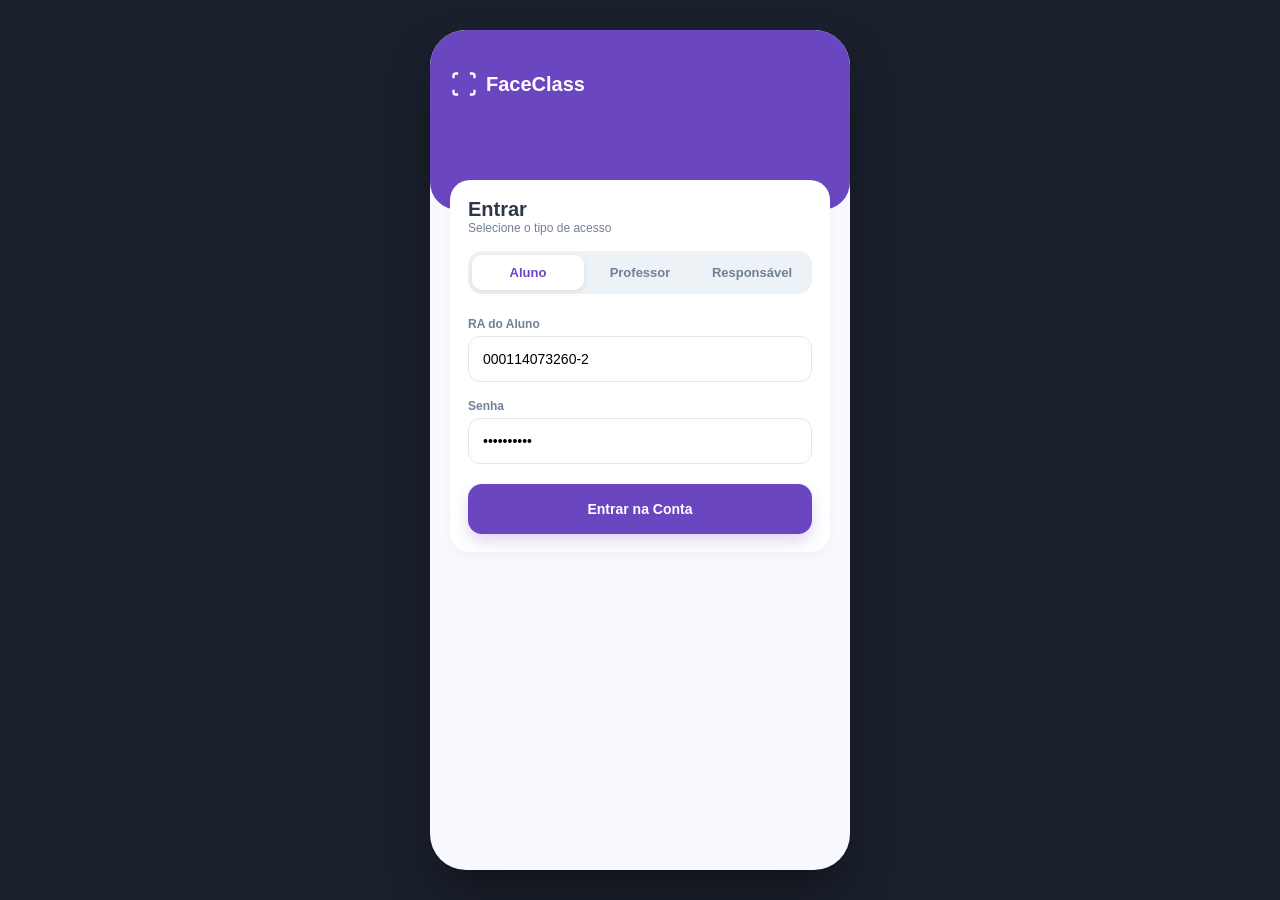
<file: frontend/front.html>
<!DOCTYPE html>
<html lang="pt-BR">
<head>
<meta charset="UTF-8">
<meta name="viewport" content="width=device-width, initial-scale=1.0, maximum-scale=1.0, user-scalable=no, viewport-fit=cover">
<title>FaceClass</title>
<style>
  :root {
    --primary: #6B46C1;
    --primary-dark: #553C9A;
    --primary-light: #F3E8FF;
    --bg: #F8F9FE;
    --card: #FFFFFF;
    --text: #2D3748;
    --subtext: #718096;
    --green: #38A169;
    --green-bg: #C6F6D5;
    --red: #E53E3E;
    --red-bg: #FED7D7;
  }

  * {
    box-sizing: border-box;
    margin: 0;
    padding: 0;
    font-family: -apple-system, BlinkMacSystemFont, "Segoe UI", Roboto, Helvetica, Arial, sans-serif;
    -webkit-tap-highlight-color: transparent;
    touch-action: manipulation;
  }

  body {
    background-color: #1A202C;
    display: flex;
    justify-content: center;
    align-items: center;
    min-height: 100vh;
    width: 100vw;
    overflow: hidden;
  }

  button, .btn-primary, .btn-secondary, .action-banner, .nav-item, .login-tab, .teacher-day-btn, .student-week-day-btn, .card-footer-link, .notif-badge {
    cursor: pointer !important;
    -webkit-appearance: none;
    appearance: none;
    user-select: none;
  }

  #app {
    width: 100%;
    max-width: 420px;
    height: 100vh;
    height: 100dvh;
    background-color: var(--bg);
    position: relative;
    display: flex;
    flex-direction: column;
    overflow: hidden;
  }

  @media (min-width: 640px) {
    #app {
      height: 840px;
      border-radius: 36px;
      box-shadow: 0 25px 50px -12px rgba(0, 0, 0, 0.5);
    }
  }

  /* CORREÇÃO DE ROLAGEM E EFEITO MOLA (INDO E VOLTANDO) */
  .screen {
    display: none;
    flex-direction: column;
    height: 100%;
    width: 100%;
    overflow-y: auto !important;
    -webkit-overflow-scrolling: touch;
    overscroll-behavior-y: bounce; /* Efeito mola no mobile */
    padding-bottom: 90px; /* Garante espaço para não cobrir o menu inferior */
  }

  .screen.active {
    display: flex;
  }

  .top-header {
    background-color: var(--primary);
    color: #FFF;
    padding: 20px 20px 35px 20px;
    border-bottom-left-radius: 28px;
    border-bottom-right-radius: 28px;
    display: flex;
    justify-content: space-between;
    align-items: center;
    flex-shrink: 0; /* Impede cabeçalho de achatar */
  }

  .main-content {
    padding: 20px;
    display: flex;
    flex-direction: column;
    gap: 16px;
    flex-shrink: 0; /* OBRIGA o conteúdo a expandir e ativar a rolagem */
    padding-bottom: 30px;
  }

  .brand-logo {
    display: flex;
    align-items: center;
    gap: 8px;
    font-size: 20px;
    font-weight: 800;
  }

  .notif-badge {
    position: relative;
    background: rgba(255,255,255,0.2);
    width: 36px;
    height: 36px;
    border-radius: 50%;
    display: flex;
    align-items: center;
    justify-content: center;
  }

  .user-header {
    display: flex;
    justify-content: space-between;
    align-items: center;
    margin-top: 4px;
  }

  .user-header h2 {
    font-size: 22px;
    font-weight: 800;
    color: var(--text);
  }

  .user-header p {
    font-size: 12px;
    color: var(--subtext);
    margin-top: 2px;
  }

  .avatar {
    width: 48px;
    height: 48px;
    background-color: var(--primary-light);
    border-radius: 50%;
    display: flex;
    align-items: center;
    justify-content: center;
    color: var(--primary);
    font-weight: bold;
  }

  .action-banner {
    background: linear-gradient(135deg, #6B46C1 0%, #553C9A 100%);
    border-radius: 20px;
    padding: 20px;
    color: white;
    display: flex;
    align-items: center;
    justify-content: space-between;
    box-shadow: 0 10px 20px rgba(107, 70, 193, 0.25);
    transition: transform 0.15s ease;
  }

  .action-banner:active {
    transform: scale(0.97);
  }

  .action-banner.disabled {
    background: linear-gradient(135deg, #A0AEC0 0%, #718096 100%);
    box-shadow: none;
  }

  .action-banner-left {
    display: flex;
    align-items: center;
    gap: 16px;
  }

  .action-icon-box {
    width: 46px;
    height: 46px;
    border: 2px dashed rgba(255, 255, 255, 0.8);
    border-radius: 14px;
    display: flex;
    align-items: center;
    justify-content: center;
  }

  .card {
    background: var(--card);
    border-radius: 20px;
    padding: 18px;
    box-shadow: 0 4px 12px rgba(0, 0, 0, 0.03);
    transition: background-color 0.3s ease, border 0.3s ease;
  }

  .card-title {
    font-size: 14px;
    font-weight: 700;
    color: var(--text);
    margin-bottom: 14px;
  }

  .card-status-present {
    background-color: #F0FFF4 !important;
    border: 2px solid var(--green) !important;
  }

  .status-badge-green {
    display: inline-flex;
    align-items: center;
    gap: 6px;
    background: var(--green-bg);
    color: #22543D;
    font-weight: 800;
    font-size: 12px;
    padding: 6px 12px;
    border-radius: 20px;
    margin-bottom: 8px;
  }

  .notice-item {
    background: #FFFFFF;
    border: 1px solid #E9D8FD;
    border-radius: 12px;
    padding: 14px;
    margin-bottom: 12px;
  }

  .notice-item:last-child {
    margin-bottom: 0;
  }

  .notice-tag {
    display: inline-block;
    padding: 4px 8px;
    border-radius: 6px;
    font-size: 10px;
    font-weight: 800;
    text-transform: uppercase;
    margin-bottom: 8px;
  }

  .tag-prova { background: #FED7D7; color: #9B2C2C; }
  .tag-evento { background: #C6F6D5; color: #22543D; }
  .tag-recado { background: #EBF8FF; color: #2B6CB0; }

  .notice-title {
    font-size: 14px;
    font-weight: 800;
    color: var(--text);
  }

  .notice-desc {
    font-size: 12px;
    color: var(--subtext);
    margin-top: 6px;
    line-height: 1.4;
  }

  .notice-meta {
    font-size: 10px;
    color: #A0AEC0;
    margin-top: 8px;
    display: flex;
    justify-content: space-between;
    border-top: 1px solid #F7FAFC;
    padding-top: 6px;
  }

  .freq-container {
    display: flex;
    align-items: center;
    justify-content: space-between;
  }

  .donut-chart {
    width: 100px;
    height: 100px;
    border-radius: 50%;
    background: conic-gradient(var(--primary) 0% 0%, #E9D8FD 0% 100%);
    display: flex;
    align-items: center;
    justify-content: center;
    transition: background 0.5s ease;
  }

  .donut-inner {
    width: 72px;
    height: 72px;
    background: white;
    border-radius: 50%;
    display: flex;
    flex-direction: column;
    align-items: center;
    justify-content: center;
  }

  .donut-percent {
    font-size: 18px;
    font-weight: 800;
    color: var(--text);
  }

  .donut-label {
    font-size: 9px;
    color: var(--subtext);
  }

  .freq-stats {
    display: flex;
    flex-direction: column;
    gap: 10px;
  }

  .stat-row {
    display: flex;
    align-items: center;
    gap: 10px;
    font-size: 12px;
    color: var(--subtext);
  }

  .stat-dot {
    width: 8px;
    height: 8px;
    border-radius: 50%;
  }

  .stat-number {
    font-weight: 700;
    color: var(--text);
  }

  .card-footer-link {
    display: flex;
    justify-content: space-between;
    align-items: center;
    margin-top: 14px;
    padding-top: 12px;
    border-top: 1px solid #EDF2F7;
    font-size: 12px;
    font-weight: 700;
    color: var(--primary);
  }

  .teacher-days {
    display: grid;
    grid-template-columns: repeat(5, 1fr);
    gap: 6px;
    margin-bottom: 12px;
    padding: 4px;
    background: #EDF2F7;
    border-radius: 12px;
  }

  .teacher-day-btn {
    border: none;
    background: transparent;
    color: var(--subtext);
    border-radius: 9px;
    padding: 9px 4px;
    font-size: 11px;
    font-weight: 700;
    transition: all 0.15s ease;
  }

  .teacher-day-btn.active {
    background: var(--card);
    color: var(--primary);
    box-shadow: 0 2px 6px rgba(0,0,0,0.08);
  }

  .teacher-day-title {
    font-size: 12px;
    font-weight: 800;
    color: var(--text);
    margin-bottom: 4px;
  }

  .history-item {
    display: flex;
    align-items: center;
    justify-content: space-between;
  }

  .history-left {
    display: flex;
    align-items: center;
    gap: 12px;
  }

  .check-icon {
    width: 38px;
    height: 38px;
    background: #E6FFFA;
    color: #319795;
    border-radius: 50%;
    display: flex;
    align-items: center;
    justify-content: center;
  }

  .history-list {
    display: flex;
    flex-direction: column;
    gap: 8px;
    max-height: 260px;
    overflow-y: auto;
    padding-right: 4px;
  }

  .history-row {
    display: flex;
    align-items: center;
    justify-content: space-between;
    padding: 10px 12px;
    border-radius: 12px;
    background: #F7FAFC;
    border: 1px solid #EDF2F7;
    font-size: 12px;
  }

  .badge-presente {
    background: var(--green-bg);
    color: #22543D;
    padding: 4px 10px;
    border-radius: 20px;
    font-weight: 800;
    font-size: 11px;
  }

  .badge-falta {
    background: var(--red-bg);
    color: #9B2C2C;
    padding: 4px 10px;
    border-radius: 20px;
    font-weight: 800;
    font-size: 11px;
  }

  .bottom-nav {
    position: absolute;
    bottom: 0;
    width: 100%;
    height: 65px;
    background: #FFFFFF;
    border-top: 1px solid #EDF2F7;
    display: flex;
    justify-content: space-around;
    align-items: center;
    z-index: 100;
  }

  .nav-item {
    display: flex;
    flex-direction: column;
    align-items: center;
    gap: 4px;
    font-size: 10px;
    color: var(--subtext);
    border: none;
    background: none;
    width: 20%;
    padding: 6px 0;
  }

  .nav-item.active {
    color: var(--primary);
    font-weight: 700;
  }

  .nav-item svg {
    width: 20px;
    height: 20px;
    fill: currentColor;
  }

  .login-tabs {
    display: flex;
    background: #EDF2F7;
    border-radius: 14px;
    padding: 4px;
    margin-bottom: 20px;
  }

  .login-tab {
    flex: 1;
    border: none;
    background: transparent;
    padding: 10px 0;
    font-size: 13px;
    font-weight: 700;
    color: var(--subtext);
    border-radius: 10px;
    transition: all 0.15s ease;
  }

  .login-tab.active {
    background: var(--card);
    color: var(--primary);
    box-shadow: 0 2px 6px rgba(0,0,0,0.08);
  }

  .input {
    width: 100%;
    height: 46px;
    padding: 0 14px;
    border-radius: 12px;
    border: 1px solid #E2E8F0;
    background: #FFFFFF;
    font-size: 14px;
    outline: none;
    margin-top: 4px;
  }

  select.input {
    height: 46px;
  }

  textarea.input {
    height: 80px;
    padding: 10px 14px;
    resize: none;
  }

  .btn-primary {
    width: 100%;
    height: 50px;
    background-color: var(--primary);
    color: #FFFFFF;
    border: none;
    border-radius: 14px;
    font-size: 14px;
    font-weight: 700;
    box-shadow: 0 8px 15px rgba(107, 70, 193, 0.2);
  }

  .btn-primary:active {
    transform: scale(0.98);
  }

  .btn-secondary {
    width: 100%;
    height: 45px;
    background-color: #FED7D7;
    color: var(--red);
    border: none;
    border-radius: 14px;
    font-size: 13px;
    font-weight: 700;
    margin-top: 10px;
  }

  .btn-link-action {
    background: none;
    border: none;
    color: var(--primary);
    font-size: 13px;
    font-weight: 700;
    text-align: center;
    width: 100%;
    margin-top: 12px;
    text-decoration: underline;
  }

  .camera-container {
    width: 220px;
    height: 220px;
    margin: 20px auto;
    border-radius: 50%;
    overflow: hidden;
    position: relative;
    background: #000;
    border: 4px solid var(--primary);
    -webkit-mask-image: -webkit-radial-gradient(white, black);
  }

  #webcam {
    width: 100%;
    height: 100%;
    object-fit: cover;
    transform: scaleX(-1);
    -webkit-transform: scaleX(-1);
  }

  .toast {
    position: fixed;
    bottom: 80px;
    left: 50%;
    transform: translateX(-50%) translateY(100px);
    background: var(--primary-dark);
    color: #FFF;
    padding: 12px 20px;
    border-radius: 12px;
    font-size: 12px;
    font-weight: 600;
    box-shadow: 0 10px 25px rgba(0,0,0,0.3);
    transition: all 0.3s ease;
    opacity: 0;
    z-index: 999;
    text-align: center;
    max-width: 90%;
  }

  .toast.show {
    transform: translateX(-50%) translateY(0);
    opacity: 1;
  }

  .modal-overlay {
    position: fixed;
    top: 0;
    left: 0;
    width: 100vw;
    height: 100vh;
    background: rgba(0, 0, 0, 0.4);
    display: none;
    align-items: center;
    justify-content: center;
    z-index: 1000;
  }

  .modal-overlay.active {
    display: flex;
  }

  .modal-box {
    background: #FFF;
    border-radius: 20px;
    padding: 20px;
    width: 85%;
    max-width: 320px;
    text-align: center;
    box-shadow: 0 10px 25px rgba(0,0,0,0.2);
  }

  .modal-box h4 {
    font-size: 16px;
    color: var(--text);
    margin-bottom: 8px;
  }

  .modal-box p {
    font-size: 12px;
    color: var(--subtext);
    margin-bottom: 18px;
  }

  .modal-actions {
    display: flex;
    gap: 10px;
  }

  .modal-btn {
    flex: 1;
    height: 40px;
    border-radius: 10px;
    border: none;
    font-weight: 700;
    font-size: 12px;
  }

  .modal-btn-cancel {
    background: #EDF2F7;
    color: var(--text);
  }

  .modal-btn-confirm {
    background: var(--red);
    color: #FFF;
  }

  .student-week-wrap{margin-top:0}
  .student-week-days{display:flex;gap:6px;overflow-x:auto;padding:4px 2px 10px}
  .student-week-days::-webkit-scrollbar{display:none}
  .student-week-day-btn{flex:1;min-width:52px;border:1px solid #e5e7eb;background:#fff;border-radius:10px;padding:9px 6px;font-weight:700;font-size:12px}
  .student-week-day-btn.active{background:var(--primary);color:#fff;border-color:var(--primary)}
  .student-week-title{font-size:16px;font-weight:800;margin:4px 0 10px;color:var(--text)}
  .student-class-list{display:flex;flex-direction:column;gap:8px}
  .student-class-row{display:flex;align-items:center;gap:10px;padding:11px;border:1px solid #e5e7eb;border-radius:12px;background:#fff}
  .student-class-time{font-weight:800;font-size:13px;min-width:48px;color:var(--primary)}
  .student-class-info{flex:1;min-width:0}
  .student-class-name{font-weight:700;font-size:13px;color:var(--text)}
  .student-class-room{font-size:11px;opacity:.8;margin-top:2px;color:var(--subtext)}
  .student-class-absent{border-color:#ef4444;background:#fff1f2}
  .student-absence-badge{font-size:10px;font-weight:800;color:#b91c1c;background:#fecdd3;border-radius:999px;padding:5px 8px;white-space:nowrap}
  .student-interval{justify-content:center;background:#F3E8FF;border-style:dashed;font-size:11px;font-weight:700;color:var(--primary)}
  .student-alerts{display:flex;flex-direction:column;gap:8px;margin-top:12px}
  .student-alert{display:flex;gap:10px;align-items:flex-start;padding:11px;border-radius:12px;background:#fff7ed;border:1px solid #fed7aa;font-size:12px}
</style>
</head>
<body>

<div id="app">

  <!-- TELA 1: LOGIN -->
  <section id="screen-login" class="screen active">
    <div class="top-header" style="height: 180px; align-items: flex-start; padding-top: 40px;">
      <div class="brand-logo">
        <svg width="28" height="28" viewBox="0 0 24 24" fill="none" stroke="currentColor" stroke-width="2"><path d="M3 7V5a2 2 0 0 1 2-2h2M17 3h2a2 2 0 0 1 2 2v2M21 17v2a2 2 0 0 1-2 2h-2M7 21H5a2 2 0 0 1-2-2v-2"/></svg>
        <span>FaceClass</span>
      </div>
    </div>

    <div class="main-content" style="margin-top: -50px;">
      <div class="card">
        <h2 style="font-size: 20px; font-weight: 800; color: var(--text);" id="login-card-title">Entrar</h2>
        <p style="font-size: 12px; color: var(--subtext); margin-bottom: 16px;" id="login-card-sub">Selecione o tipo de acesso</p>

        <div class="login-tabs">
          <button type="button" class="login-tab active" id="tab-aluno">Aluno</button>
          <button type="button" class="login-tab" id="tab-professor">Professor</button>
          <button type="button" class="login-tab" id="tab-responsavel">Responsável</button>
        </div>

        <form id="login-form">
          <div id="fields-aluno">
            <div style="margin-bottom: 14px;">
              <label style="font-size: 12px; font-weight: 600; color: var(--subtext);">RA do Aluno</label>
              <input id="login-ra" type="text" inputmode="numeric" placeholder="000000000000-0" maxlength="14" value="000114073260-2" class="input">
            </div>
            <div style="margin-bottom: 20px;">
              <label style="font-size: 12px; font-weight: 600; color: var(--subtext);">Senha</label>
              <input id="login-password-aluno" type="password" value="@Hugon2025" class="input">
            </div>
          </div>

          <div id="fields-professor" style="display: none;">
            <div id="prof-mode-login">
              <div style="margin-bottom: 14px;">
                <label style="font-size: 12px; font-weight: 600; color: var(--subtext);">Gmail do Professor</label>
                <input id="login-gmail" type="email" placeholder="antoniocatine@gmail.com" value="antoniocatine@gmail.com" class="input">
              </div>
              <div style="margin-bottom: 20px;">
                <label style="font-size: 12px; font-weight: 600; color: var(--subtext);">Senha</label>
                <input id="login-password-professor" type="password" value="Prof@2025" class="input">
              </div>
            </div>

            <div id="prof-mode-register" style="display: none;">
              <div style="margin-bottom: 12px;">
                <label style="font-size: 12px; font-weight: 600; color: var(--subtext);">Gmail do Professor</label>
                <input id="reg-gmail-professor" type="email" placeholder="seu.gmail@gmail.com" class="input">
              </div>
              <div style="margin-bottom: 12px;">
                <label style="font-size: 12px; font-weight: 600; color: var(--subtext);">Criar Senha</label>
                <input id="reg-password-professor" type="password" placeholder="Sua senha" class="input">
              </div>
              <div style="margin-bottom: 20px;">
                <label style="font-size: 12px; font-weight: 600; color: var(--subtext);">Confirmar Senha</label>
                <input id="reg-password-confirm-professor" type="password" placeholder="Confirme a senha" class="input">
              </div>
            </div>
          </div>

          <div id="fields-responsavel" style="display: none;">
            <div id="resp-mode-login">
              <div style="margin-bottom: 14px;">
                <label style="font-size: 12px; font-weight: 600; color: var(--subtext);">E-mail do Responsável</label>
                <input id="login-email-responsavel" type="email" placeholder="responsavel.juju@gmail.com" value="responsavel.juju@gmail.com" class="input">
              </div>
              <div style="margin-bottom: 20px;">
                <label style="font-size: 12px; font-weight: 600; color: var(--subtext);">Senha</label>
                <input id="login-password-responsavel" type="password" value="@Familia2025" class="input">
              </div>
            </div>

            <div id="resp-mode-register" style="display: none;">
              <div style="margin-bottom: 12px;">
                <label style="font-size: 12px; font-weight: 600; color: var(--subtext);">Gmail do Responsável</label>
                <input id="reg-email-responsavel" type="email" placeholder="seu.gmail@gmail.com" class="input">
              </div>
              <div style="margin-bottom: 12px;">
                <label style="font-size: 12px; font-weight: 600; color: var(--subtext);">RA do Aluno</label>
                <input id="reg-ra-aluno" type="text" inputmode="numeric" placeholder="000000000000-0" maxlength="14" class="input">
              </div>
              <div style="margin-bottom: 12px;">
                <label style="font-size: 12px; font-weight: 600; color: var(--subtext);">Criar Senha</label>
                <input id="reg-password" type="password" placeholder="Sua senha" class="input">
              </div>
              <div style="margin-bottom: 20px;">
                <label style="font-size: 12px; font-weight: 600; color: var(--subtext);">Confirmar Senha</label>
                <input id="reg-password-confirm" type="password" placeholder="Confirme a senha" class="input">
              </div>
            </div>
          </div>

          <p id="login-error" style="color: var(--red); font-size: 12px; display: none; margin-bottom: 10px;"></p>
          <button type="submit" class="btn-primary" id="btn-submit-login">Entrar na Conta</button>
          <button type="button" class="btn-link-action" id="btn-toggle-parent-mode" style="display: none;">Criar conta de Responsável</button>
          <button type="button" class="btn-link-action" id="btn-toggle-teacher-mode" style="display: none;">Criar conta de Professor</button>
        </form>
      </div>
    </div>
  </section>

  <!-- TELA 1B: HUB DO PROFESSOR -->
  <section id="screen-teacher-hub" class="screen">
    <div class="top-header">
      <div class="brand-logo">
        <svg width="24" height="24" viewBox="0 0 24 24" fill="none" stroke="currentColor" stroke-width="2"><path d="M3 7V5a2 2 0 0 1 2-2h2M17 3h2a2 2 0 0 1 2 2v2M21 17v2a2 2 0 0 1-2 2h-2M7 21H5a2 2 0 0 1-2-2v-2"/><circle cx="12" cy="12" r="3"/></svg>
        <span>FaceClass</span>
      </div>
      <div></div>
    </div>
    <div class="main-content">
      <div class="user-header">
        <div>
          <h2 id="hub-teacher-name">Olá, Professor!</h2>
          <p>Painel de Gestão</p>
        </div>
        <div class="avatar" id="teacher-avatar-initials">AC</div>
      </div>

      <div class="login-tabs">
        <button type="button" class="login-tab active" id="tab-teacher-aulas">Grade de Aulas</button>
        <button type="button" class="login-tab" id="tab-teacher-avisos">Quadro de Avisos</button>
      </div>

      <div id="teacher-view-aulas" class="card">
        <div class="card-title">Minha Grade de Aulas</div>
        <div class="teacher-days" id="teacher-days">
          <button type="button" class="teacher-day-btn active" data-day="Seg">Seg</button>
          <button type="button" class="teacher-day-btn" data-day="Ter">Ter</button>
          <button type="button" class="teacher-day-btn" data-day="Qua">Qua</button>
          <button type="button" class="teacher-day-btn" data-day="Qui">Qui</button>
          <button type="button" class="teacher-day-btn" data-day="Sex">Sex</button>
        </div>
        <div style="font-size:11px; color:var(--subtext); margin-bottom:10px; padding:8px 10px; background:#F7FAFC; border-radius:10px;">
          Intervalo: <strong>10:20 às 10:40</strong>
        </div>
        <div id="teacher-day-title" class="teacher-day-title">Segunda-feira</div>
        <div id="teacher-schedule-list"></div>
      </div>

      <div id="teacher-view-avisos" style="display: none; flex-direction: column; gap: 16px;">
        <div class="card" style="border-top: 4px solid var(--primary);">
          <div class="card-title">📢 Novo Aviso no Quadro</div>
          <form id="notice-form">
            <div style="margin-bottom: 10px;">
              <label style="font-size: 11px; font-weight: 700; color: var(--subtext);">Tipo de Aviso</label>
              <select id="notice-type" class="input">
                <option value="prova">📝 Prova / Avaliação</option>
                <option value="evento">🎉 Evento Escolar</option>
                <option value="recado">📌 Recado Importante</option>
              </select>
            </div>
            <div style="margin-bottom: 10px;">
              <label style="font-size: 11px; font-weight: 700; color: var(--subtext);">Título do Aviso</label>
              <input id="notice-title" type="text" placeholder="Ex: Prova Regimental de ADS" class="input">
            </div>
            <div style="margin-bottom: 12px;">
              <label style="font-size: 11px; font-weight: 700; color: var(--subtext);">Descrição / Detalhes</label>
              <textarea id="notice-desc" placeholder="Ex: Conteúdo dos Capítulos 1 a 4." class="input"></textarea>
            </div>
            <button type="submit" class="btn-primary" style="height: 42px; font-size: 13px;">Publicar no Quadro do Aluno</button>
          </form>
        </div>

        <div class="card">
          <div class="card-title">Avisos Publicados</div>
          <div id="teacher-notices-list"></div>
        </div>
      </div>

      <button type="button" class="btn-secondary btn-logout-trigger" style="background-color: var(--primary-light); color: var(--primary);">Sair</button>
    </div>
  </section>

  <!-- TELA 1C: HUB DO RESPONSÁVEL -->
  <section id="screen-parent-hub" class="screen">
    <div class="top-header">
      <div class="brand-logo">
        <svg width="24" height="24" viewBox="0 0 24 24" fill="none" stroke="currentColor" stroke-width="2"><path d="M3 7V5a2 2 0 0 1 2-2h2M17 3h2a2 2 0 0 1 2 2v2M21 17v2a2 2 0 0 1-2 2h-2M7 21H5a2 2 0 0 1-2-2v-2"/><circle cx="12" cy="12" r="3"/></svg>
        <span>FaceClass</span>
      </div>
      <div></div>
    </div>
    <div class="main-content">
      <div class="user-header">
        <div>
          <h2 id="parent-hub-title">Olá, Responsável!</h2>
          <p id="parent-hub-subtitle">Acompanhamento do aluno</p>
        </div>
        <div class="avatar" id="parent-avatar-initials">--</div>
      </div>

      <div class="card">
        <div class="card-title">Frequência Geral Escolar</div>
        <div class="freq-container">
          <div class="donut-chart" id="parent-donut-chart-bg">
            <div class="donut-inner">
              <span class="donut-percent" id="parent-freq-value">0%</span>
              <span class="donut-label">presença</span>
            </div>
          </div>
          <div class="freq-stats">
            <div class="stat-row"><span class="stat-dot" style="background: var(--primary);"></span>Dias Presente: <span class="stat-number" id="parent-count-presencas">0</span></div>
            <div class="stat-row"><span class="stat-dot" style="background: var(--red);"></span>Dias Ausente: <span class="stat-number" id="parent-count-faltas">0</span></div>
          </div>
        </div>
      </div>

      <div class="card" id="parent-today-card">
        <div class="card-title" style="margin-bottom: 8px;">Status de Hoje</div>
        <div id="parent-today-status-container">
          <p id="parent-today-status" style="font-size: 13px; color: var(--subtext);">Nenhum registro ainda hoje.</p>
        </div>
      </div>

      <div class="card">
        <div class="card-title" style="display:flex; justify-content:space-between; align-items:center;">
          <span>Histórico do 1º Bimestre</span>
          <span style="font-size: 11px; color: var(--primary); font-weight: 700;" id="parent-total-days-badge">0 Dias letivos</span>
        </div>
        <div class="history-list" id="parent-bimestre-history"></div>
      </div>

      <div class="card">
        <div class="card-title">Quadro de Avisos</div>
        <div id="parent-notices-container"></div>
      </div>

      <button type="button" class="btn-secondary btn-logout-trigger" style="background-color: var(--primary-light); color: var(--primary);">Sair</button>
    </div>
  </section>

  <!-- TELA 2: DASHBOARD ALUNO (INÍCIO) -->
  <section id="screen-student-hub" class="screen">
    <div class="top-header">
      <div class="brand-logo">
        <svg width="24" height="24" viewBox="0 0 24 24" fill="none" stroke="currentColor" stroke-width="2"><path d="M3 7V5a2 2 0 0 1 2-2h2M17 3h2a2 2 0 0 1 2 2v2M21 17v2a2 2 0 0 1-2 2h-2M7 21H5a2 2 0 0 1-2-2v-2"/><circle cx="12" cy="12" r="3"/></svg>
        <span>FaceClass</span>
      </div>
      <div class="notif-badge" id="btn-notifications">
        <svg width="18" height="18" viewBox="0 0 24 24" fill="none" stroke="currentColor" stroke-width="2"><path d="M18 8A6 6 0 0 0 6 8c0 7-3 9-3 9h18s-3-2-3-9M13.73 21a2 2 0 0 1-3.46 0"/></svg>
        <span id="notif-dot" style="display:none; position:absolute; top:4px; right:4px; width:9px; height:9px; background:var(--red); border-radius:50%; border:2px solid var(--primary);"></span>
      </div>
    </div>

    <div class="main-content">
      <div class="user-header">
        <div>
          <h2 id="hub-student-name">Olá, Aluno!</h2>
          <p>Presença em tempo real.</p>
        </div>
        <div class="avatar" id="avatar-initials">AL</div>
      </div>

      <div class="action-banner" id="open-face-scan-btn">
        <div class="action-banner-left">
          <div class="action-icon-box">
            <svg width="24" height="24" viewBox="0 0 24 24" fill="none" stroke="currentColor" stroke-width="2"><path d="M3 7V5a2 2 0 0 1 2-2h2M17 3h2a2 2 0 0 1 2 2v2M21 17v2a2 2 0 0 1-2 2h-2M7 21H5a2 2 0 0 1-2-2v-2"/><path d="M9 10h.01M15 10h.01M9 15c.5 1 1.5 2 3 2s2.5-1 3-2"/></svg>
          </div>
          <div>
            <h3 id="banner-title">Registrar Presença Diária</h3>
            <p id="banner-sub">Clique para biometria facial</p>
          </div>
        </div>
        <svg width="20" height="20" viewBox="0 0 24 24" fill="none" stroke="currentColor" stroke-width="2.5"><polyline points="9 18 15 12 9 6"/></svg>
      </div>

      <div class="card">
        <div class="card-title">Frequência Geral de Dias</div>
        <div class="freq-container">
          <div class="donut-chart" id="donut-chart-bg">
            <div class="donut-inner">
              <span class="donut-percent" id="freq-value">0%</span>
              <span class="donut-label">Presenças</span>
            </div>
          </div>
          <div class="freq-stats">
            <div class="stat-row">
              <div class="stat-dot" style="background: var(--primary);"></div>
              <span class="stat-number" id="count-presencas">0</span> Dias Presente
            </div>
            <div class="stat-row">
              <div class="stat-dot" style="background: var(--red);"></div>
              <span class="stat-number" id="count-faltas">0</span> Dias Faltou
            </div>
          </div>
        </div>
        
        <button type="button" class="btn-secondary" id="btn-trigger-absence">Simular Falta do Dia (Notificar)</button>

        <div class="card-footer-link" id="btn-details">
          <span>Ver detalhes do relatório</span>
          <svg width="16" height="16" viewBox="0 0 24 24" fill="none" stroke="currentColor" stroke-width="2.5"><polyline points="9 18 15 12 9 6"/></svg>
        </div>
      </div>

      <div class="card">
        <div class="card-title">Último Registro Diário</div>
        <div class="history-item">
          <div class="history-left">
            <div class="check-icon" id="hist-icon">
              <svg width="18" height="18" viewBox="0 0 24 24" fill="none" stroke="currentColor" stroke-width="3"><polyline points="20 6 9 17 4 12"/></svg>
            </div>
            <div>
              <h5 style="font-size: 12px; font-weight: 700; color: var(--text);" id="hist-status">Aguardando registro</h5>
              <p style="font-size: 10px; color: var(--subtext);">Chamada Facial Diária</p>
            </div>
          </div>
          <div style="text-align: right; font-size: 10px; color: var(--subtext);">
            <div id="hist-date">--/--/----</div>
            <div id="hist-time">--:--</div>
          </div>
        </div>
      </div>
    </div>
  </section>

  <!-- TELA DEDICADA: QUADRO DE AVISOS DO ALUNO -->
  <section id="screen-avisos" class="screen">
    <div class="top-header">
      <span style="font-size: 18px; font-weight: 800;">Quadro de Avisos</span>
      <div></div>
    </div>
    <div class="main-content">
      <div class="card" style="border-top: 4px solid var(--primary);">
        <div class="card-title" style="display:flex; justify-content:space-between; align-items:center; margin-bottom:14px;">
          <span>📌 Comunicados Escolares</span>
          <span style="font-size: 10px; font-weight: 600; color: var(--subtext);">Postado por Professores</span>
        </div>
        <div id="student-notices-container"></div>
      </div>
    </div>
  </section>

  <!-- TELA 3: AULAS DA SEMANA -->
  <section id="screen-aulas" class="screen">
    <div class="top-header">
      <span style="font-size: 18px; font-weight: 800;">Matérias do Aluno</span>
      <div></div>
    </div>
    <div class="main-content">
      <div class="card student-week-wrap">
        <div class="card-title">📚 Aulas da semana</div>
        <div style="font-size:12px; color: var(--subtext); margin-bottom: 12px;">Grade com horários, professores e avisos de faltas.</div>
        <div id="studentWeeklyClasses"></div>
        <div id="studentAbsenceAlerts" class="student-alerts"></div>
      </div>
    </div>
  </section>

  <!-- TELA 4: RELATÓRIOS -->
  <section id="screen-relatorios" class="screen">
    <div class="top-header">
      <span style="font-size: 18px; font-weight: 800;">Dados e Relatório</span>
      <div></div>
    </div>
    <div class="main-content">
      <div class="card">
        <div class="card-title">Responsável Vinculado</div>
        <div style="display: flex; flex-direction: column; gap: 6px; font-size: 12px;">
          <div><span style="color: var(--subtext);">Nome do Responsável:</span> <strong id="parent-name">--</strong></div>
          <div><span style="color: var(--subtext);">E-mail do Responsável:</span> <strong id="parent-email" style="color: var(--primary);">--</strong></div>
        </div>
      </div>

      <div class="card">
        <div class="card-title">Resumo de Frequência Diária</div>
        <div style="display: flex; justify-content: space-between; margin-bottom: 8px;">
          <span style="font-size: 12px; color: var(--subtext);">Total de Dias Letivos:</span>
          <span style="font-size: 12px; font-weight: 700;" id="report-total">0</span>
        </div>
        <div style="display: flex; justify-content: space-between; margin-bottom: 8px;">
          <span style="font-size: 12px; color: var(--subtext);">Dias Presente:</span>
          <span style="font-size: 12px; font-weight: 700;" id="report-presencas">0</span>
        </div>
        <div style="display: flex; justify-content: space-between;">
          <span style="font-size: 12px; color: var(--subtext);">Frequência Geral:</span>
          <span style="font-size: 12px; font-weight: 700; color: var(--primary);" id="report-percent">0%</span>
        </div>
      </div>

      <div class="card">
        <div class="card-title">Histórico Geral de Frequência (Dias)</div>
        <div class="history-list" id="student-bimestre-history"></div>
      </div>
    </div>
  </section>

  <!-- TELA 5: RECONHECIMENTO FACIAL -->
  <section id="screen-face-id" class="screen" style="padding-bottom: 0;">
    <div class="top-header">
      <button type="button" id="back-to-hub-btn" style="background:none; border:none; color:white; font-size: 20px;">←</button>
      <span style="font-size: 16px; font-weight: 700;">Biometria Facial</span>
      <div></div>
    </div>

    <div class="main-content" style="text-align: center;">
      <p style="font-size: 13px; color: var(--subtext);" id="camera-status">Posicione o rosto dentro do círculo...</p>
      
      <div class="camera-container">
        <video id="webcam" autoplay playsinline muted webkit-playsinline></video>
      </div>

      <button type="button" id="confirm-face-btn" class="btn-primary">Validar Presença Diária</button>
    </div>
  </section>

  <!-- BOTTOM NAV -->
  <div class="bottom-nav" id="main-bottom-nav" style="display: none;">
    <button type="button" class="nav-item active" data-target="screen-student-hub">
      <svg viewBox="0 0 24 24"><path d="M10 20v-6h4v6h5v-8h3L12 3 2 12h3v8z"/></svg>
      <span>Início</span>
    </button>
    <button type="button" class="nav-item" data-target="screen-avisos">
      <svg viewBox="0 0 24 24"><path d="M20 2H4c-1.1 0-1.99.9-1.99 2L2 22l4-4h14c1.1 0 2-.9 2-2V4c0-1.1-.9-2-2-2zm-7 9h-2V5h2v6zm0 4h-2v-2h2v2z"/></svg>
      <span>Avisos</span>
    </button>
    <button type="button" class="nav-item" data-target="screen-aulas">
      <svg viewBox="0 0 24 24"><path d="M19 4h-1V2h-2v2H8V2H6v2H5c-1.11 0-1.99.9-1.99 2L3 20c0 1.1.89 2 2 2h14c1.1 0 2-.9 2-2V6c0-1.1-.9-2-2-2zm0 16H5V9h14v11z"/></svg>
      <span>Aulas</span>
    </button>
    <button type="button" class="nav-item" data-target="screen-relatorios">
      <svg viewBox="0 0 24 24"><path d="M19 3H5c-1.1 0-2 .9-2 2v14c0 1.1.9 2 2 2h14c1.1 0 2-.9 2-2V5c0-1.1-.9-2-2-2zM9 17H7v-7h2v7zm4 0h-2V7h2v10zm4 0h-2v-4h2v4z"/></svg>
      <span>Relatórios</span>
    </button>
    <button type="button" class="nav-item btn-logout-trigger">
      <svg viewBox="0 0 24 24"><path d="M12 12c2.21 0 4-1.79 4-4s-1.79-4-4-4-4 1.79-4 4 4zm0 2c-2.67 0-8 1.34-8 4v2h16v-2c0-2.66-5.33-4-8-4z"/></svg>
      <span>Sair</span>
    </button>
  </div>

</div>

<!-- MODAL DE CONFIRMAÇÃO DE SAÍDA -->
<div class="modal-overlay" id="logout-modal">
  <div class="modal-box">
    <h4>Deseja mesmo sair?</h4>
    <p>Sua sessão será encerrada no dispositivo.</p>
    <div class="modal-actions">
      <button class="modal-btn modal-btn-cancel" id="btn-cancel-logout">Cancelar</button>
      <button class="modal-btn modal-btn-confirm" id="btn-confirm-logout">Sair</button>
    </div>
  </div>
</div>

<div id="toast" class="toast">Notificação</div>

<script>
function addClick(element, handler) {
  if (!element) return;
  let lastClickTime = 0;
  
  element.addEventListener('click', function(e) {
    const currentTime = new Date().getTime();
    if (currentTime - lastClickTime < 400) {
      e.preventDefault();
      return;
    }
    lastClickTime = currentTime;
    handler.call(this, e);
  });
}

const STUDENTS = [
  { 
    id: "s1", 
    name: "Juju", 
    ra: "000114073260-2", 
    password: "@Hugon2025",
    parentName: "Carlos Silva",
    parentEmail: "responsavel.juju@gmail.com",
    totalAulas: 20,
    presencas: 18, 
    faltas: 2, 
    checkedIn: false, 
    time: null,
    date: null,
    history: [
      { date: "17/03/2026", status: "presente" },
      { date: "16/03/2026", status: "presente" },
      { date: "13/03/2026", status: "falta" },
      { date: "12/03/2026", status: "presente" }
    ]
  }
];

const TEACHERS = [
  {
    id: "t1",
    name: "Antônio Catine",
    email: "antoniocatine@gmail.com",
    password: "Prof@2025"
  }
];

const PARENTS = [
  {
    id: "p1",
    name: "Carlos Silva",
    email: "responsavel.juju@gmail.com",
    password: "@Familia2025",
    studentId: "s1"
  }
];

const MASTER_SCHEDULE = {
  "Seg": [
    { period: 1, time: "07:00", subject: "Análise e Desenvolvimento de Sistemas", room: "Sala 12", teacher: "Antônio Catine" },
    { period: 2, time: "07:50", subject: "Lógica de Programação", room: "Laboratório 01", teacher: "Marcos Lima" },
    { period: 3, time: "08:40", subject: "Banco de Dados", room: "Sala 08", teacher: "Renata Souza" },
    { period: 4, time: "09:30", subject: "Matemática Aplicada", room: "Sala 10", teacher: "Carlos Eduardo" },
    { period: 5, time: "10:40", subject: "Design de Interfaces (UI/UX)", room: "Sala 05", teacher: "Fernanda Rocha" },
    { period: 6, time: "11:30", subject: "Projeto Integrador", room: "Sala 14", teacher: "Antônio Catine" },
    { period: 7, time: "12:20", subject: "Inglês Técnico", room: "Sala 07", teacher: "Patricia Mendes" }
  ],
  "Ter": [
    { period: 1, time: "07:00", subject: "Programação Web", room: "Laboratório 02", teacher: "Lucas Santos" },
    { period: 2, time: "07:50", subject: "Banco de Dados", room: "Sala 08", teacher: "Renata Souza" },
    { period: 3, time: "08:40", subject: "Engenharia de Software", room: "Sala 11", teacher: "Roberto Alves" },
    { period: 4, time: "09:30", subject: "Redes de Computadores", room: "Laboratório 03", teacher: "Juliana Paes" },
    { period: 5, time: "10:40", subject: "Inglês Técnico", room: "Sala 07", teacher: "Patricia Mendes" },
    { period: 6, time: "11:30", subject: "Algoritmos", room: "Laboratório 01", teacher: "Marcos Lima" },
    { period: 7, time: "12:20", subject: "Matemática Aplicada", room: "Sala 10", teacher: "Carlos Eduardo" }
  ],
  "Qua": [
    { period: 1, time: "07:00", subject: "Design de Interfaces (UI/UX)", room: "Sala 05", teacher: "Fernanda Rocha" },
    { period: 2, time: "07:50", subject: "Lógica de Programação", room: "Laboratório 01", teacher: "Marcos Lima" },
    { period: 3, time: "08:40", subject: "Sistemas Operacionais", room: "Sala 09", teacher: "Juliana Paes" },
    { period: 4, time: "09:30", subject: "Segurança da Informação", room: "Sala 13", teacher: "Roberto Alves" },
    { period: 5, time: "10:40", subject: "Programação Web", room: "Laboratório 02", teacher: "Lucas Santos" },
    { period: 6, time: "11:30", subject: "Projeto Integrador", room: "Sala 14", teacher: "Antônio Catine" },
    { period: 7, time: "12:20", subject: "Banco de Dados", room: "Sala 08", teacher: "Renata Souza" }
  ],
  "Qui": [
    { period: 1, time: "07:00", subject: "Algoritmos", room: "Laboratório 01", teacher: "Marcos Lima" },
    { period: 2, time: "07:50", subject: "Banco de Dados", room: "Sala 08", teacher: "Renata Souza" },
    { period: 3, time: "08:40", subject: "Análise e Desenvolvimento de Sistemas", room: "Sala 12", teacher: "Antônio Catine" },
    { period: 4, time: "09:30", subject: "Matemática Aplicada", room: "Sala 10", teacher: "Carlos Eduardo" },
    { period: 5, time: "10:40", subject: "Redes de Computadores", room: "Laboratório 03", teacher: "Juliana Paes" },
    { period: 6, time: "11:30", subject: "Engenharia de Software", room: "Sala 11", teacher: "Roberto Alves" },
    { period: 7, time: "12:20", subject: "Segurança da Informação", room: "Sala 13", teacher: "Roberto Alves" }
  ],
  "Sex": [
    { period: 1, time: "07:00", subject: "Programação Web", room: "Laboratório 02", teacher: "Lucas Santos" },
    { period: 2, time: "07:50", subject: "Sistemas Operacionais", room: "Sala 09", teacher: "Juliana Paes" },
    { period: 3, time: "08:40", subject: "Segurança da Informação", room: "Sala 13", teacher: "Roberto Alves" },
    { period: 4, time: "09:30", subject: "Inglês Técnico", room: "Sala 07", teacher: "Patricia Mendes" },
    { period: 5, time: "10:40", subject: "Design de Interfaces (UI/UX)", room: "Sala 05", teacher: "Fernanda Rocha" },
    { period: 6, time: "11:30", subject: "Projeto Integrador", room: "Sala 14", teacher: "Antônio Catine" },
    { period: 7, time: "12:20", subject: "Engenharia de Software", room: "Sala 11", teacher: "Roberto Alves" }
  ]
};

let noticeBoardData = [];
const teacherAbsences = {}; 
let absenceNotifications = [];

let currentUser = null;
let currentUserType = null; 
let currentParent = null;
let activeLoginTab = "aluno";
let isParentRegisterMode = false;
let isTeacherRegisterMode = false;
let videoStream = null;
let studentSelectedDay = 'Seg';

function showScreen(id){
  document.querySelectorAll(".screen").forEach(s => s.classList.remove("active"));
  const targetScreen = document.getElementById(id);
  if (targetScreen) targetScreen.classList.add("active");

  const nav = document.getElementById("main-bottom-nav");
  if (id === "screen-login" || id === "screen-face-id" || id === "screen-teacher-hub" || id === "screen-parent-hub") {
    nav.style.display = "none";
  } else {
    nav.style.display = "flex";
  }

  if (id === "screen-aulas") renderStudentWeeklyClasses(studentSelectedDay);
  if (id === "screen-avisos") renderStudentNoticeBoard();
  if (id !== "screen-face-id") stopCamera();
}

function switchLoginTab(tab) {
  activeLoginTab = tab;
  isParentRegisterMode = false;
  isTeacherRegisterMode = false;

  document.getElementById("tab-aluno").classList.toggle("active", tab === "aluno");
  document.getElementById("tab-professor").classList.toggle("active", tab === "professor");
  document.getElementById("tab-responsavel").classList.toggle("active", tab === "responsavel");

  document.getElementById("fields-aluno").style.display = tab === "aluno" ? "block" : "none";
  document.getElementById("fields-professor").style.display = tab === "professor" ? "block" : "none";
  document.getElementById("fields-responsavel").style.display = tab === "responsavel" ? "block" : "none";

  const btnToggleParent = document.getElementById("btn-toggle-parent-mode");
  const btnToggleTeacher = document.getElementById("btn-toggle-teacher-mode");

  if (tab === "responsavel") {
    btnToggleParent.style.display = "block";
    btnToggleTeacher.style.display = "none";
    updateParentFormUI();
  } else if (tab === "professor") {
    btnToggleParent.style.display = "none";
    btnToggleTeacher.style.display = "block";
    updateTeacherFormUI();
  } else {
    btnToggleParent.style.display = "none";
    btnToggleTeacher.style.display = "none";
    document.getElementById("login-card-title").textContent = "Entrar";
    document.getElementById("login-card-sub").textContent = "Selecione o tipo de acesso";
    document.getElementById("btn-submit-login").textContent = "Entrar na Conta";
  }

  document.getElementById("login-error").style.display = "none";
}

function updateParentFormUI() {
  const loginView = document.getElementById("resp-mode-login");
  const regView = document.getElementById("resp-mode-register");
  const btnToggle = document.getElementById("btn-toggle-parent-mode");
  const btnSubmit = document.getElementById("btn-submit-login");

  if (isParentRegisterMode) {
    loginView.style.display = "none";
    regView.style.display = "block";
    document.getElementById("login-card-title").textContent = "Criar Conta";
    document.getElementById("login-card-sub").textContent = "Cadastre-se como Responsável";
    btnSubmit.textContent = "Cadastrar Conta";
    btnToggle.textContent = "Já possui uma conta? Fazer Login";
  } else {
    loginView.style.display = "block";
    regView.style.display = "none";
    document.getElementById("login-card-title").textContent = "Entrar";
    document.getElementById("login-card-sub").textContent = "Selecione o tipo de acesso";
    btnSubmit.textContent = "Entrar na Conta";
    btnToggle.textContent = "Criar conta de Responsável";
  }
}

function toggleParentMode() {
  isParentRegisterMode = !isParentRegisterMode;
  document.getElementById("login-error").style.display = "none";
  updateParentFormUI();
}

function updateTeacherFormUI() {
  const loginView = document.getElementById("prof-mode-login");
  const regView = document.getElementById("prof-mode-register");
  const btnToggle = document.getElementById("btn-toggle-teacher-mode");
  const btnSubmit = document.getElementById("btn-submit-login");

  if (isTeacherRegisterMode) {
    loginView.style.display = "none";
    regView.style.display = "block";
    document.getElementById("login-card-title").textContent = "Criar Conta";
    document.getElementById("login-card-sub").textContent = "Cadastre-se como Professor";
    btnSubmit.textContent = "Cadastrar Conta";
    btnToggle.textContent = "Já possui uma conta? Fazer Login";
  } else {
    loginView.style.display = "block";
    regView.style.display = "none";
    document.getElementById("login-card-title").textContent = "Entrar";
    document.getElementById("login-card-sub").textContent = "Selecione o tipo de acesso";
    btnSubmit.textContent = "Entrar na Conta";
    btnToggle.textContent = "Criar conta de Professor";
  }
}

function toggleTeacherMode() {
  isTeacherRegisterMode = !isTeacherRegisterMode;
  document.getElementById("login-error").style.display = "none";
  updateTeacherFormUI();
}

function switchTeacherTab(tab) {
  document.getElementById("tab-teacher-aulas").classList.toggle("active", tab === "aulas");
  document.getElementById("tab-teacher-avisos").classList.toggle("active", tab === "avisos");
  
  document.getElementById("teacher-view-aulas").style.display = tab === "aulas" ? "block" : "none";
  document.getElementById("teacher-view-avisos").style.display = tab === "avisos" ? "flex" : "none";

  if (tab === "avisos") renderTeacherNoticeList();
}

function executeLogin() {
  if (activeLoginTab === "aluno") {
    const raInput = document.getElementById("login-ra");
    const passInput = document.getElementById("login-password-aluno");

    const ra = raInput.value.replace(/\s+/g, '');
    const pass = passInput.value.trim();

    const student = STUDENTS.find(s => s.ra === ra && s.password === pass);

    if (!student) {
      document.getElementById("login-error").textContent = "RA ou senha incorretos.";
      document.getElementById("login-error").style.display = "block";
      return;
    }

    document.getElementById("login-error").style.display = "none";
    currentUser = student;
    currentUserType = "aluno";

    renderHub();
    showScreen("screen-student-hub");

  } else if (activeLoginTab === "responsavel") {
    if (isParentRegisterMode) {
      const email = document.getElementById("reg-email-responsavel").value.trim().toLowerCase();
      const ra = document.getElementById("reg-ra-aluno").value.replace(/\s+/g, '');
      const pass = document.getElementById("reg-password").value.trim();
      const passConfirm = document.getElementById("reg-password-confirm").value.trim();

      if (!email || !ra || !pass || !passConfirm) {
        document.getElementById("login-error").textContent = "Preencha todos os campos do cadastro.";
        document.getElementById("login-error").style.display = "block";
        return;
      }

      if (pass !== passConfirm) {
        document.getElementById("login-error").textContent = "As senhas não coincidem. Digite novamente.";
        document.getElementById("login-error").style.display = "block";
        return;
      }

      const linkedStudent = STUDENTS.find(s => s.ra === ra);
      if (!linkedStudent) {
        document.getElementById("login-error").textContent = "RA do aluno não encontrado no sistema.";
        document.getElementById("login-error").style.display = "block";
        return;
      }

      const newParent = {
        id: "p_" + Date.now(),
        name: "Responsável (" + linkedStudent.name + ")",
        email: email,
        password: pass,
        studentId: linkedStudent.id
      };

      PARENTS.push(newParent);
      linkedStudent.parentEmail = email;

      document.getElementById("login-error").style.display = "none";
      currentUser = linkedStudent;
      currentUserType = "responsavel";
      currentParent = newParent;

      showToast("Conta criada com sucesso!");
      renderParentHub();
      showScreen("screen-parent-hub");

    } else {
      const emailInput = document.getElementById("login-email-responsavel");
      const passInput = document.getElementById("login-password-responsavel");

      const email = emailInput.value.replace(/\s+/g, '').toLowerCase();
      const pass = passInput.value.trim();

      const parent = PARENTS.find(p => p.email.toLowerCase() === email && p.password === pass);

      if (!parent) {
        document.getElementById("login-error").textContent = "E-mail ou senha incorretos.";
        document.getElementById("login-error").style.display = "block";
        return;
      }

      const linkedStudent = STUDENTS.find(s => s.id === parent.studentId);

      if (!linkedStudent) {
        document.getElementById("login-error").textContent = "Nenhum aluno vinculado a este responsável.";
        document.getElementById("login-error").style.display = "block";
        return;
      }

      document.getElementById("login-error").style.display = "none";
      currentUser = linkedStudent;
      currentUserType = "responsavel";
      currentParent = parent;

      renderParentHub();
      showScreen("screen-parent-hub");
    }

  } else {
    if (isTeacherRegisterMode) {
      const email = document.getElementById("reg-gmail-professor").value.trim().toLowerCase();
      const pass = document.getElementById("reg-password-professor").value.trim();
      const passConfirm = document.getElementById("reg-password-confirm-professor").value.trim();

      if (!email || !pass || !passConfirm) {
        document.getElementById("login-error").textContent = "Preencha todos os campos do cadastro.";
        document.getElementById("login-error").style.display = "block";
        return;
      }

      if (!email.endsWith("@gmail.com")) {
        document.getElementById("login-error").textContent = "Utilize um e-mail válido do Gmail (@gmail.com).";
        document.getElementById("login-error").style.display = "block";
        return;
      }

      if (pass !== passConfirm) {
        document.getElementById("login-error").textContent = "As senhas não coincidem. Digite novamente.";
        document.getElementById("login-error").style.display = "block";
        return;
      }

      const newTeacher = {
        id: "t_" + Date.now(),
        name: email.split('@')[0],
        email: email,
        password: pass
      };

      TEACHERS.push(newTeacher);

      document.getElementById("login-error").style.display = "none";
      currentUser = newTeacher;
      currentUserType = "professor";

      showToast("Conta de professor criada com sucesso!");
      document.getElementById("hub-teacher-name").textContent = `Olá, ${newTeacher.name}!`;
      document.getElementById("teacher-avatar-initials").textContent = newTeacher.name.substring(0, 2).toUpperCase();

      switchTeacherTab('aulas');
      renderTeacherSchedule();
      showScreen("screen-teacher-hub");

    } else {
      const gmailInput = document.getElementById("login-gmail");
      const passInput = document.getElementById("login-password-professor");

      const email = gmailInput.value.replace(/\s+/g, '').toLowerCase();
      const pass = passInput.value.trim();

      const teacher = TEACHERS.find(t => t.email.toLowerCase() === email && t.password === pass);

      if (!teacher) {
        document.getElementById("login-error").textContent = "Gmail ou senha incorretos.";
        document.getElementById("login-error").style.display = "block";
        return;
      }

      document.getElementById("login-error").style.display = "none";
      currentUser = teacher;
      currentUserType = "professor";

      document.getElementById("hub-teacher-name").textContent = `Olá, ${teacher.name}!`;
      document.getElementById("teacher-avatar-initials").textContent = "AC";

      switchTeacherTab('aulas');
      renderTeacherSchedule();
      showScreen("screen-teacher-hub");
    }
  }
}

function createNotice() {
  const type = document.getElementById("notice-type").value;
  const title = document.getElementById("notice-title").value.trim();
  const desc = document.getElementById("notice-desc").value.trim();

  if (!title || !desc) return;

  const today = new Date().toLocaleDateString('pt-BR');

  const newNotice = {
    id: Date.now(),
    type: type,
    title: title,
    desc: desc,
    author: `Prof. ${currentUser.name}`,
    date: today
  };

  noticeBoardData.unshift(newNotice);

  document.getElementById("notice-title").value = "";
  document.getElementById("notice-desc").value = "";

  renderTeacherNoticeList();
  showToast("Aviso publicado na aba de Avisos dos Alunos!");
}

function deleteNotice(id) {
  noticeBoardData = noticeBoardData.filter(item => item.id !== id);
  renderTeacherNoticeList();
  showToast("Aviso removido com sucesso.");
}

function renderTeacherNoticeList() {
  const container = document.getElementById("teacher-notices-list");
  if (!container) return;

  if (noticeBoardData.length === 0) {
    container.innerHTML = `<div style="font-size:12px; color:var(--subtext); text-align:center; padding:12px 0;">Nenhum aviso publicado por você ainda.</div>`;
    return;
  }

  const typeLabels = {
    prova: { label: "📝 Prova", class: "tag-prova" },
    evento: { label: "🎉 Evento", class: "tag-evento" },
    recado: { label: "📌 Recado", class: "tag-recado" }
  };

  container.innerHTML = noticeBoardData.map(item => {
    const tagInfo = typeLabels[item.type] || typeLabels.recado;
    return `
      <div class="notice-item">
        <div style="display:flex; justify-content:space-between; align-items:flex-start;">
          <span class="notice-tag ${tagInfo.class}">${tagInfo.label}</span>
          <button type="button" class="btn-delete-notice" data-id="${item.id}" style="background:none; border:none; color:var(--red); font-size:11px; font-weight:700; cursor:pointer;">Excluir</button>
        </div>
        <div class="notice-title">${item.title}</div>
        <div class="notice-desc">${item.desc}</div>
        <div class="notice-meta">
          <span>${item.author}</span>
          <span>${item.date}</span>
        </div>
      </div>
    `;
  }).join('');

  container.querySelectorAll('.btn-delete-notice').forEach(btn => {
    addClick(btn, () => deleteNotice(Number(btn.dataset.id)));
  });
}

function renderStudentNoticeBoard() {
  const container = document.getElementById("student-notices-container");
  if (!container) return;

  if (noticeBoardData.length === 0) {
    container.innerHTML = `<div style="font-size:12px; color:var(--subtext); text-align:center; padding:20px 0;">Nenhum aviso ou comunicado no momento.</div>`;
    return;
  }

  const typeLabels = {
    prova: { label: "📝 Prova", class: "tag-prova" },
    evento: { label: "🎉 Evento", class: "tag-evento" },
    recado: { label: "📌 Recado", class: "tag-recado" }
  };

  container.innerHTML = noticeBoardData.map(item => {
    const tagInfo = typeLabels[item.type] || typeLabels.recado;
    return `
      <div class="notice-item">
        <span class="notice-tag ${tagInfo.class}">${tagInfo.label}</span>
        <div class="notice-title">${item.title}</div>
        <div class="notice-desc">${item.desc}</div>
        <div class="notice-meta">
          <span>${item.author}</span>
          <span>${item.date}</span>
        </div>
      </div>
    `;
  }).join('');
}

function renderTeacherSchedule(selectedDay = window.selectedTeacherDay || "Seg") {
  window.selectedTeacherDay = selectedDay;

  const dayNames = {
    "Seg": "Segunda-feira",
    "Ter": "Terça-feira",
    "Qua": "Quarta-feira",
    "Qui": "Quinta-feira",
    "Sex": "Sexta-feira"
  };

  document.querySelectorAll(".teacher-day-btn").forEach(btn => {
    btn.classList.toggle("active", btn.dataset.day === selectedDay);
  });

  document.getElementById("teacher-day-title").textContent = dayNames[selectedDay];

  const list = document.getElementById("teacher-schedule-list");
  list.innerHTML = "";

  const dayClasses = (MASTER_SCHEDULE[selectedDay] || []).filter(c => c.teacher === currentUser.name);

  if (dayClasses.length === 0) {
    list.innerHTML = `<div style="font-size:12px; color:var(--subtext); padding:10px 0;">Nenhuma aula cadastrada para você neste dia.</div>`;
    return;
  }

  dayClasses.forEach(c => {
    const key = `${selectedDay}-${c.period}`;
    const isNotified = !!teacherAbsences[key];
    const row = document.createElement("div");

    row.style.cssText = "display:flex; justify-content:space-between; align-items:center; padding:10px 0; border-bottom:1px solid #EDF2F7;";

    row.innerHTML = `
      <div>
        <strong style="font-size:12px; color:var(--text);">${c.subject}</strong><br>
        <span style="font-size:11px; color:var(--subtext);">${c.time} • ${c.room} (${c.period}ª aula)</span>
      </div>
      <button type="button" class="btn-secondary btn-teacher-notify" data-day="${selectedDay}" data-period="${c.period}" style="width:auto; height:34px; padding:0 10px; margin-top:0;" ${isNotified ? "disabled" : ""}>
        ${isNotified ? "Avisado" : "Avisar Falta"}
      </button>`;

    list.appendChild(row);
  });

  list.querySelectorAll('.btn-teacher-notify').forEach(btn => {
    addClick(btn, () => {
      teacherNotifyAbsence(btn.dataset.day, Number(btn.dataset.period));
    });
  });
}

function teacherNotifyAbsence(day, period) {
  const key = `${day}-${period}`;
  const c = MASTER_SCHEDULE[day].find(x => x.period === period);
  if (!c || teacherAbsences[key]) return;

  teacherAbsences[key] = {
    teacher: currentUser.name,
    subject: c.subject,
    time: c.time,
    room: c.room,
    day: day,
    period: period
  };

  absenceNotifications.push({
    message: `O Prof. ${currentUser.name} avisou que faltará à aula de ${c.subject}!`
  });

  renderTeacherSchedule(day);
  updateNotifDot();
  showToast(`Aviso enviado aos alunos sobre a falta em ${c.subject}!`);
}

function updateNotifDot() {
  document.getElementById("notif-dot").style.display = absenceNotifications.length > 0 ? "block" : "none";
}

function renderBimestreHistory(containerId) {
  const container = document.getElementById(containerId);
  if (!container || !currentUser || !currentUser.history) return;

  if (currentUser.history.length === 0) {
    container.innerHTML = `<div style="font-size:12px; color:var(--subtext); text-align:center; padding:12px 0;">Nenhum registro no histórico.</div>`;
    return;
  }

  container.innerHTML = currentUser.history.map(item => `
    <div class="history-row">
      <div>
        <strong style="color: var(--text);">Presença Geral do Dia</strong>
        <div style="font-size: 11px; color: var(--subtext); margin-top: 2px;">${item.date}</div>
      </div>
      <span class="${item.status === 'presente' ? 'badge-presente' : 'badge-falta'}">
        ${item.status === 'presente' ? '✔ Presente' : '✖ Ausente'}
      </span>
    </div>
  `).join('');
}

function renderHub(){
  if(!currentUser) return;
  updateNotifDot();

  const firstName = currentUser.name.split(' ')[0];
  document.getElementById("hub-student-name").textContent = `Olá, ${firstName}!`;
  document.getElementById("avatar-initials").textContent = firstName.substring(0,2).toUpperCase();

  document.getElementById("parent-name").textContent = currentUser.parentName;
  document.getElementById("parent-email").textContent = currentUser.parentEmail;

  const freqPerc = currentUser.totalAulas > 0 ? Math.round((currentUser.presencas / currentUser.totalAulas) * 100) : 0;

  document.getElementById("freq-value").textContent = `${freqPerc}%`;
  document.getElementById("count-presencas").textContent = currentUser.presencas;
  document.getElementById("count-faltas").textContent = currentUser.faltas;

  document.getElementById("report-total").textContent = currentUser.totalAulas;
  document.getElementById("report-presencas").textContent = currentUser.presencas;
  document.getElementById("report-percent").textContent = `${freqPerc}%`;

  document.getElementById("donut-chart-bg").style.background = 
    `conic-gradient(var(--primary) 0% ${freqPerc}%, #E9D8FD ${freqPerc}% 100%)`;

  const banner = document.getElementById("open-face-scan-btn");
  if(currentUser.checkedIn){
    banner.classList.add("disabled");
    document.getElementById("banner-title").textContent = "Presença do Dia Registrada";
    document.getElementById("banner-sub").textContent = `Confirmada hoje às ${currentUser.time}`;
    
    document.getElementById("hist-status").textContent = "Presença confirmada hoje";
    document.getElementById("hist-time").textContent = currentUser.time;
    document.getElementById("hist-date").textContent = currentUser.date;
  } else {
    banner.classList.remove("disabled");
    document.getElementById("banner-title").textContent = "Registrar Presença Diária";
    document.getElementById("banner-sub").textContent = "Clique para biometria facial";
  }

  renderBimestreHistory("student-bimestre-history");
}

function renderParentHub(){
  if(!currentUser || !currentParent) return;

  document.getElementById("parent-hub-title").textContent = `Olá, ${currentParent.name.split(' ')[0]}!`;
  document.getElementById("parent-hub-subtitle").textContent = `Acompanhando: ${currentUser.name}`;
  document.getElementById("parent-avatar-initials").textContent = currentUser.name.substring(0,2).toUpperCase();

  const freqPerc = currentUser.totalAulas > 0 ? Math.round((currentUser.presencas / currentUser.totalAulas) * 100) : 0;
  document.getElementById("parent-freq-value").textContent = `${freqPerc}%`;
  document.getElementById("parent-count-presencas").textContent = currentUser.presencas;
  document.getElementById("parent-count-faltas").textContent = currentUser.faltas;
  document.getElementById("parent-total-days-badge").textContent = `${currentUser.totalAulas} Dias Letivos`;

  document.getElementById("parent-donut-chart-bg").style.background =
    `conic-gradient(var(--primary) 0% ${freqPerc}%, #E9D8FD ${freqPerc}% 100%)`;

  const cardElem = document.getElementById("parent-today-card");
  const containerElem = document.getElementById("parent-today-status-container");

  if(currentUser.checkedIn){
    cardElem.classList.add("card-status-present");
    containerElem.innerHTML = `
      <div class="status-badge-green">
        <svg width="14" height="14" viewBox="0 0 24 24" fill="none" stroke="currentColor" stroke-width="3"><polyline points="20 6 9 17 4 12"/></svg>
        Presença Confirmada Hoje
      </div>
      <p style="font-size: 12px; color: #22543D; font-weight: 600;">O aluno realizou a biometria com sucesso às <strong>${currentUser.time}</strong> (${currentUser.date}).</p>
    `;
  } else {
    cardElem.classList.remove("card-status-present");
    containerElem.innerHTML = `
      <p id="parent-today-status" style="font-size: 13px; color: var(--subtext);">O aluno ainda não validou a presença hoje.</p>
    `;
  }

  renderBimestreHistory("parent-bimestre-history");
  renderParentNoticeBoard();
}

function renderParentNoticeBoard() {
  const container = document.getElementById("parent-notices-container");
  if (!container) return;

  if (noticeBoardData.length === 0) {
    container.innerHTML = `<div style="font-size:12px; color:var(--subtext); text-align:center; padding:12px 0;">Nenhum aviso ou comunicado no momento.</div>`;
    return;
  }

  const typeLabels = {
    prova: { label: "📝 Prova", class: "tag-prova" },
    evento: { label: "🎉 Evento", class: "tag-evento" },
    recado: { label: "📌 Recado", class: "tag-recado" }
  };

  container.innerHTML = noticeBoardData.map(item => {
    const tagInfo = typeLabels[item.type] || typeLabels.recado;
    return `
      <div class="notice-item">
        <span class="notice-tag ${tagInfo.class}">${tagInfo.label}</span>
        <div class="notice-title">${item.title}</div>
        <div class="notice-desc">${item.desc}</div>
        <div class="notice-meta">
          <span>${item.author}</span>
          <span>${item.date}</span>
        </div>
      </div>
    `;
  }).join('');
}

async function startCamera(){
  const video = document.getElementById("webcam");
  const statusElem = document.getElementById("camera-status");
  
  statusElem.textContent = "Solicitando permissão da câmera...";

  const constraints = {
    audio: false,
    video: {
      facingMode: "user",
      width: { ideal: 640 },
      height: { ideal: 480 }
    }
  };

  try {
    if (navigator.mediaDevices && navigator.mediaDevices.getUserMedia) {
      videoStream = await navigator.mediaDevices.getUserMedia(constraints);
    } else if (navigator.webkitGetUserMedia) {
      videoStream = await new Promise((resolve, reject) => {
        navigator.webkitGetUserMedia(constraints, resolve, reject);
      });
    } else {
      throw new Error("Navegador incompatível com acesso à câmera.");
    }

    video.srcObject = videoStream;
    await video.play();
    statusElem.textContent = "Posicione o rosto dentro do círculo...";

  } catch (err) {
    console.error("Erro na câmera:", err);
    if (location.protocol !== 'https:' && location.hostname !== 'localhost' && location.hostname !== '127.0.0.1') {
      statusElem.textContent = "O iOS exige conexão HTTPS para usar a câmera.";
    } else {
      statusElem.textContent = "Acesso à câmera negado ou indisponível.";
    }
  }
}

function stopCamera(){
  if(videoStream){
    videoStream.getTracks().forEach(track => track.stop());
    videoStream = null;
  }
}

function showToast(text){
  const toast = document.getElementById("toast");
  toast.textContent = text;
  toast.classList.add("show");
  setTimeout(() => {
    toast.classList.remove("show");
  }, 3500);
}

function studentClassHTML(c, day){
  const key = `${day}-${c.period}`;
  const isAbsent = !!teacherAbsences[key];
  const absenceData = teacherAbsences[key];

  return `
    <div class="student-class-row ${isAbsent ? 'student-class-absent' : ''}">
      <div class="student-class-time">${c.time}</div>
      <div class="student-class-info">
        <div class="student-class-name">${c.subject}</div>
        <div class="student-class-room">${c.room} · Prof. <strong>${c.teacher}</strong></div>
      </div>
      ${isAbsent ? `<div class="student-absence-badge">FALTA: PROF. ${absenceData.teacher.toUpperCase()}</div>` : ''}
    </div>`;
}

function renderStudentWeeklyClasses(day = 'Seg'){
  studentSelectedDay = day;
  const container = document.getElementById('studentWeeklyClasses');
  const alertsContainer = document.getElementById('studentAbsenceAlerts');
  if(!container) return;

  const names = { Seg:'Segunda-feira', Ter:'Terça-feira', Qua:'Quarta-feira', Qui:'Quinta-feira', Sex:'Sexta-feira' };
  const dayClasses = MASTER_SCHEDULE[day] || [];

  container.innerHTML = `
    <div class="student-week-days">
      ${Object.keys(MASTER_SCHEDULE).map(d => `<button type="button" class="student-week-day-btn ${d === day ? 'active' : ''}" data-student-day="${d}">${d}</button>`).join('')}
    </div>
    <div class="student-week-title">${names[day]}</div>
    <div class="student-class-list">
      ${dayClasses.slice(0,4).map(c => studentClassHTML(c, day)).join('')}
      <div class="student-class-row student-interval">⏸ Intervalo · 10:20–10:40</div>
      ${dayClasses.slice(4).map(c => studentClassHTML(c, day)).join('')}
    </div>`;

  container.querySelectorAll('[data-student-day]').forEach(b => {
    addClick(b, () => renderStudentWeeklyClasses(b.dataset.studentDay));
  });

  if(alertsContainer) {
    alertsContainer.innerHTML = '';
    const activeAlerts = Object.values(teacherAbsences).filter(a => a.day === day);
    activeAlerts.forEach(a => {
      const alertDiv = document.createElement('div');
      alertDiv.className = 'student-alert';
      alertDiv.innerHTML = `
        <div>⚠️</div>
        <div>
          <strong>Aviso de Ausência</strong>
          <div>O prof. <strong>${a.teacher}</strong> avisou que faltará na ${a.period}ª aula (${a.subject} - ${a.time}).</div>
        </div>`;
      alertsContainer.appendChild(alertDiv);
    });
  }
}

document.addEventListener('DOMContentLoaded', () => {

  // Login Tabs
  addClick(document.getElementById("tab-aluno"), () => switchLoginTab('aluno'));
  addClick(document.getElementById("tab-professor"), () => switchLoginTab('professor'));
  addClick(document.getElementById("tab-responsavel"), () => switchLoginTab('responsavel'));

  addClick(document.getElementById("btn-toggle-parent-mode"), () => toggleParentMode());
  addClick(document.getElementById("btn-toggle-teacher-mode"), () => toggleTeacherMode());

  document.getElementById("login-form").addEventListener("submit", (e) => {
    e.preventDefault();
    executeLogin();
  });

  function formatRA(e) {
    let digits = e.target.value.replace(/\D/g, '').slice(0, 13);
    if (digits.length > 12) {
      e.target.value = digits.slice(0, 12) + "-" + digits.slice(12);
    } else {
      e.target.value = digits;
    }
  }

  document.getElementById("login-ra").addEventListener("input", formatRA);
  document.getElementById("reg-ra-aluno").addEventListener("input", formatRA);

  // Hub Professor
  addClick(document.getElementById("tab-teacher-aulas"), () => switchTeacherTab('aulas'));
  addClick(document.getElementById("tab-teacher-avisos"), () => switchTeacherTab('avisos'));

  document.querySelectorAll(".teacher-day-btn").forEach(btn => {
    addClick(btn, () => renderTeacherSchedule(btn.dataset.day));
  });

  document.getElementById("notice-form").addEventListener("submit", (e) => {
    e.preventDefault();
    createNotice();
  });

  // Hub Aluno
  addClick(document.getElementById("open-face-scan-btn"), () => {
    if (currentUser.checkedIn) {
      showToast("Presença já registrada para o dia de hoje!");
      return;
    }
    showScreen("screen-face-id");
    startCamera();
  });

  addClick(document.getElementById("btn-trigger-absence"), () => {
    if(!currentUser) return;
    const now = new Date();
    const dateString = now.toLocaleDateString('pt-BR');

    currentUser.faltas += 1;
    currentUser.totalAulas += 1;

    currentUser.history.unshift({
      date: `${dateString} (Hoje)`,
      status: "falta"
    });

    renderHub();
    showToast(`Falta do dia informada aos pais (${currentUser.parentEmail})!`);
  });

  addClick(document.getElementById("btn-details"), () => {
    const relBtn = document.querySelector('[data-target="screen-relatorios"]');
    if (relBtn) relBtn.click();
  });

  addClick(document.getElementById("btn-notifications"), () => {
    if (absenceNotifications.length === 0) {
      showToast("Nenhuma notificação no momento.");
      return;
    }
    const last = absenceNotifications[absenceNotifications.length - 1];
    showToast(last.message);
    absenceNotifications = [];
    updateNotifDot();
  });

  // Biometria Facial
  addClick(document.getElementById("back-to-hub-btn"), () => {
    showScreen("screen-student-hub");
  });

  addClick(document.getElementById("confirm-face-btn"), () => {
    const now = new Date();
    const timeString = now.toLocaleTimeString('pt-BR', { hour: '2-digit', minute: '2-digit' });
    const dateString = now.toLocaleDateString('pt-BR');

    currentUser.checkedIn = true;
    currentUser.time = timeString;
    currentUser.date = dateString;
    currentUser.presencas += 1;
    currentUser.totalAulas += 1;

    currentUser.history.unshift({
      date: `${dateString} às ${timeString}`,
      status: "presente"
    });

    showToast(`Presença do dia confirmada!`);
    renderHub();
    showScreen("screen-student-hub");
  });

  // Navegação Inferior
  document.querySelectorAll(".bottom-nav .nav-item[data-target]").forEach(btn => {
    addClick(btn, function() {
      document.querySelectorAll(".bottom-nav .nav-item").forEach(i => i.classList.remove("active"));
      this.classList.add("active");
      showScreen(this.getAttribute("data-target"));
    });
  });

  // Modal Logout
  const modal = document.getElementById("logout-modal");

  document.querySelectorAll(".btn-logout-trigger").forEach(btn => {
    addClick(btn, () => {
      modal.classList.add("active");
    });
  });

  addClick(document.getElementById("btn-cancel-logout"), () => {
    modal.classList.remove("active");
  });

  addClick(document.getElementById("btn-confirm-logout"), () => {
    modal.classList.remove("active");
    currentUser = null;
    currentUserType = null;
    currentParent = null;
    showScreen("screen-login");
    showToast("Você saiu do sistema.");
  });

  renderStudentWeeklyClasses('Seg');
});
</script>
</body>
</html>
</file>
